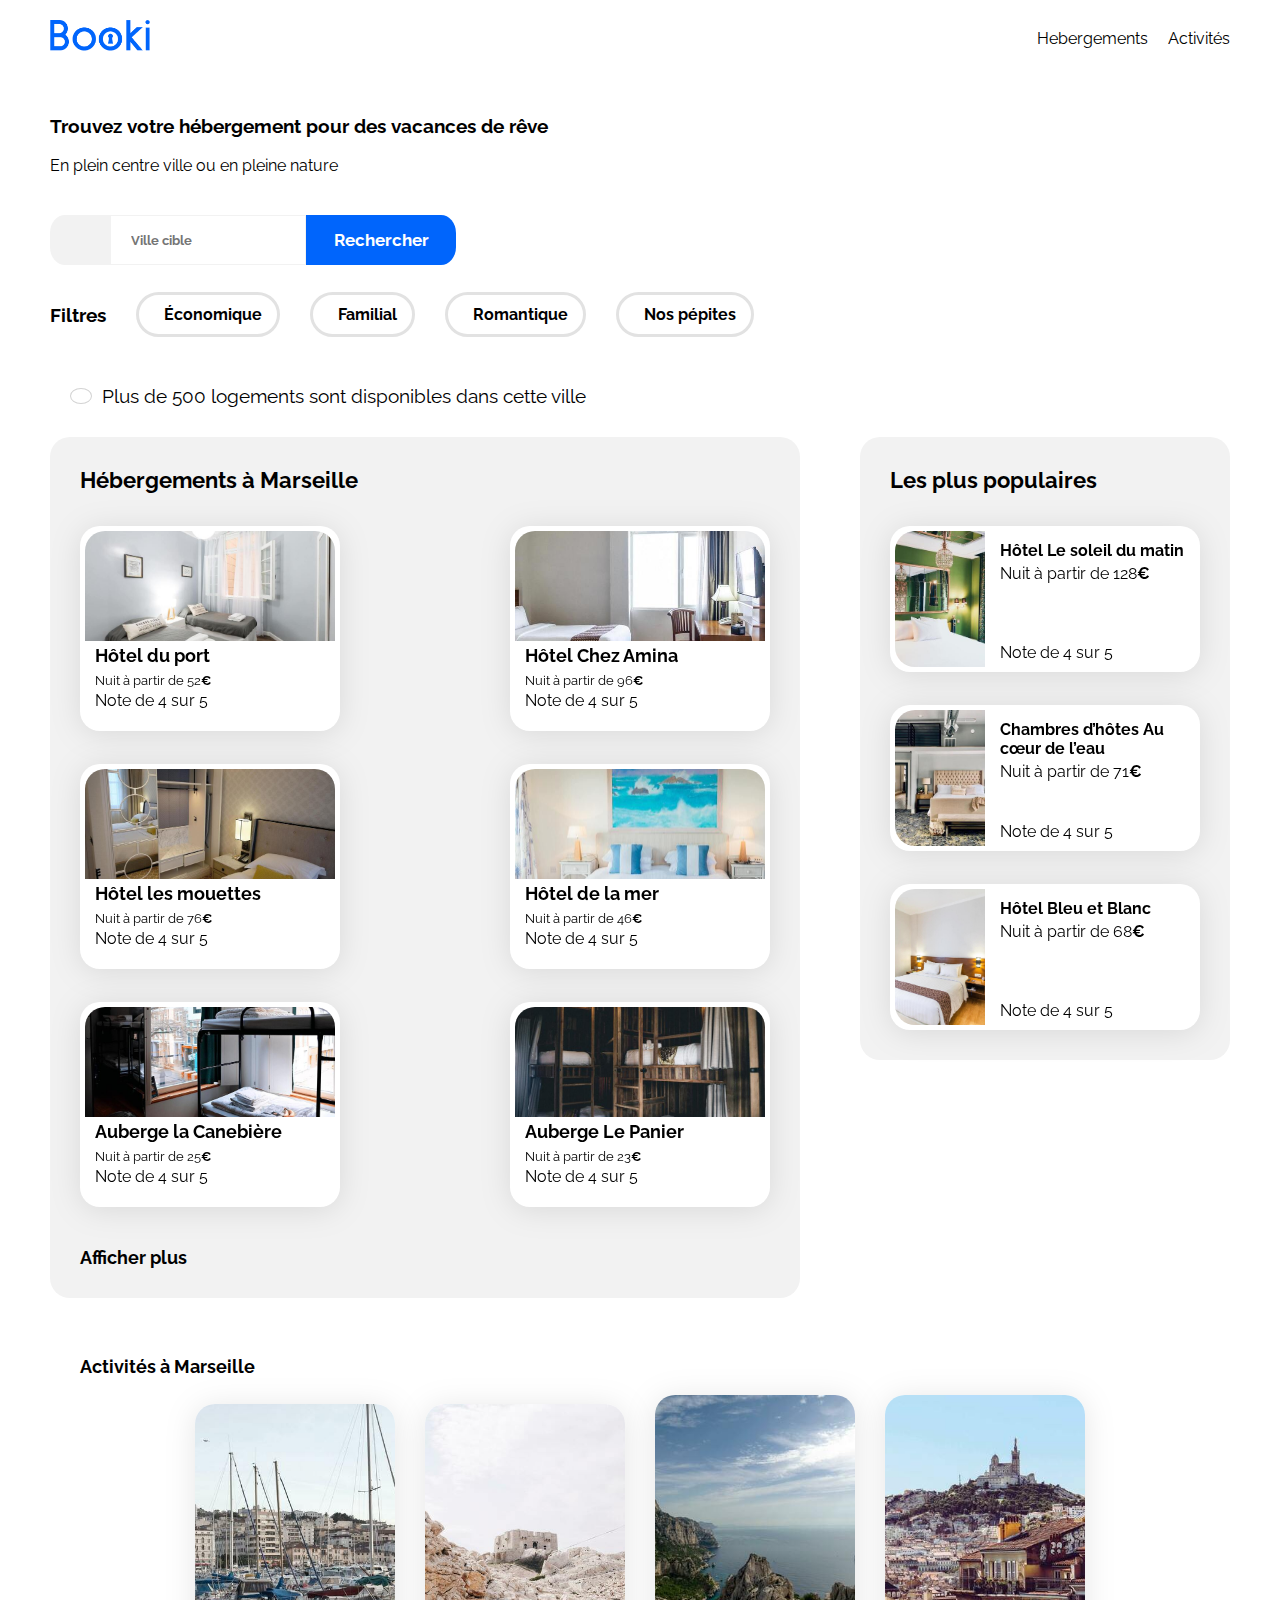
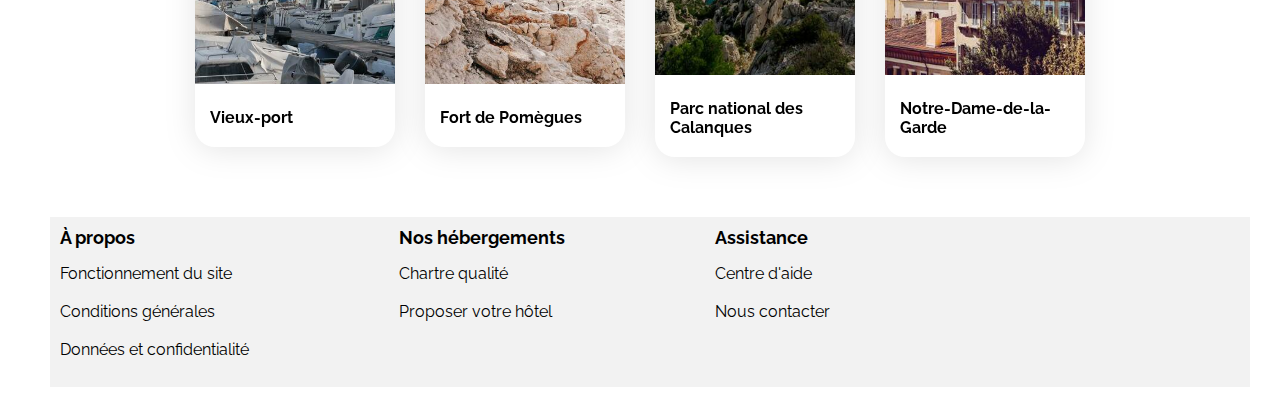
<file: ALDEGUER_NOAH_1_CODEBOOKI_112024/index.html>
<!DOCTYPE html>
<html lang="fr">

<head>
    <meta charset="UTF-8">
    <meta name="viewport" content="width=device-width, initial-scale=1.0">
    <title>Booki</title>
    <link rel="preconnect" href="https://fonts.googleapis.com">
    <link rel="preconnect" href="https://fonts.gstatic.com" crossorigin>
    <link href="https://fonts.googleapis.com/css2?family=Raleway:wght@400;500;700&display=swap" rel="stylesheet">
    <link rel="stylesheet" href="https://cdnjs.cloudflare.com/ajax/libs/font-awesome/6.2.1/css/all.min.css"
        integrity="sha512-MV7K8+y+gLIBoVD59lQIYicR65iaqukzvf/nwasF0nqhPay5w/9lJmVM2hMDcnK1OnMGCdVK+iQrJ7lzPJQd1w=="
        crossorigin="anonymous" referrerpolicy="no-referrer" />
    <link rel="stylesheet" href="./css/style.css">
</head>

<body>
    <div class="main-container">
        <header>
            <div><img src="./images/logo/Booki.png" alt="booki logo" class="logo-header"></div>
            <nav>
                <ul>
                    <li class="li-hebergement">Hebergements</li>
                    <li class="li-activite">Activités</li>
                </ul>
            </nav>
        </header>
        <main>
            <div class="titre-head">
                <h3>Trouvez votre hébergement pour des vacances de rêve</h3>
                <p>En plein centre ville ou en pleine nature</p>
            </div>
            <form class="barre-recherche" method="get">
                <div class="background-location"><i class="fa-solid fa-location-dot"></i></div>
                <input type="text" name="ville_recherche" id="ville_recherche" placeholder="Ville cible">
                <div class="bouton-recherche"><span class="BR">Rechercher</span>
                    <div class="iconeloupe"><i class="fa-solid fa-magnifying-glass"></i></div>
                </div>

            </form>
            <div class="partiefiltre">
                <h3 class="titrefiltre">Filtres</h3>
                <div class="Filtres 1"> <i class="fa-solid fa-money-bill-wave"></i> Économique</div>
                <div class="Filtres 2"><i class="fa-solid fa-person"></i>Familial</div>
                <div class="Filtres 3"><i class="fa-solid fa-heart"></i>Romantique</div>
                <div class="Filtres 4"><i class="fa-solid fa-fire"></i>Nos pépites</div>
            </div>

            <div class="texteinfo">
                <i class="fa-solid fa-info"></i>
                <p>Plus de 500 logements sont disponibles dans cette ville</p>
            </div>
            
            <div class="hebergements-and-populaires">
                <section class="hebergements">
                    <div class="hebergements-marseille-title">
                        <h2 class="section-title">Hébergements à Marseille</h2>
                    </div>
                    <div class="hebergements-cards">
                        <div class="colonne-1">
                            <a href="#">
                                <article class="Hcard">
                                    <img src="./images/hebergements/fred-kleber.jpg" alt="Image de la chambre d'hôtel montrant un lit">
                                    <div class="card-content">
                                        <div class="card-txt">
                                            <h3 class="card-title-h">Hôtel du port</h3>
                                            <p class="card-subtitle-h">Nuit à partir de 52<span class="euro">€</span></p>
                                        </div>
                                        <div class="card-rating">
                                            <i class="fa-xs fa-solid fa-star" aria-hidden="true"></i>
                                            <i class="fa-xs fa-solid fa-star" aria-hidden="true"></i>
                                            <i class="fa-xs fa-solid fa-star" aria-hidden="true"></i>
                                            <i class="fa-xs fa-solid fa-star" aria-hidden="true"></i>
                                            <i class="fa-xs fa-solid fa-star neutral-star" aria-hidden="true"></i>
                                            <span class="sr-only">Note de 4 sur 5</span>
                                        </div>
                                    </div>
                                </article>
                            </a>
                            <a href="#">
                                <article class="Hcard">
                                    <img src="./images/hebergements/febrian-zakaria.jpg" alt="Image de la chambre d'hôtel montrant un lit">
                                    <div class="card-content">
                                        <div class="card-txt">
                                            <h3 class="card-title-h">Hôtel Chez Amina</h3>
                                            <p class="card-subtitle-h">Nuit à partir de 96<span class="euro">€</span></p>
                                        </div>
                                        <div class="card-rating">
                                            <i class="fa-xs fa-solid fa-star" aria-hidden="true"></i>
                                            <i class="fa-xs fa-solid fa-star" aria-hidden="true"></i>
                                            <i class="fa-xs fa-solid fa-star" aria-hidden="true"></i>
                                            <i class="fa-xs fa-solid fa-star" aria-hidden="true"></i>
                                            <i class="fa-xs fa-solid fa-star neutral-star" aria-hidden="true"></i>
                                            <span class="sr-only">Note de 4 sur 5</span>
                                        </div>
                                    </div>
                                </article>
                            </a>
                            <a href="#">
                                <article class="Hcard">
                                    <img src="./images/hebergements/reisetopia.jpg" alt="Image de la chambre d'hôtel montrant un lit">
                                    <div class="card-content">
                                        <div class="card-txt">
                                            <h3 class="card-title-h">Hôtel les mouettes</h3>
                                            <p class="card-subtitle-h">Nuit à partir de 76<span class="euro">€</span></p>
                                        </div>
                                        <div class="card-rating">
                                            <i class="fa-xs fa-solid fa-star" aria-hidden="true"></i>
                                            <i class="fa-xs fa-solid fa-star" aria-hidden="true"></i>
                                            <i class="fa-xs fa-solid fa-star" aria-hidden="true"></i>
                                            <i class="fa-xs fa-solid fa-star" aria-hidden="true"></i>
                                            <i class="fa-xs fa-solid fa-star neutral-star" aria-hidden="true"></i>
                                            <span class="sr-only">Note de 4 sur 5</span>
                                        </div>
                                    </div>
                                </article>
                            </a>
                            <a href="#">
                                <article class="Hcard">
                                    <img src="./images/hebergements/annie-spratt.jpg" alt="Image de la chambre d'hôtel montrant un lit">
                                    <div class="card-content">
                                        <div class="card-txt">
                                            <h3 class="card-title-h">Hôtel de la mer</h3>
                                            <p class="card-subtitle-h">Nuit à partir de 46<span class="euro">€</span></p>
                                        </div>
                                        <div class="card-rating">
                                            <i class="fa-xs fa-solid fa-star" aria-hidden="true"></i>
                                            <i class="fa-xs fa-solid fa-star" aria-hidden="true"></i>
                                            <i class="fa-xs fa-solid fa-star" aria-hidden="true"></i>
                                            <i class="fa-xs fa-solid fa-star" aria-hidden="true"></i>
                                            <i class="fa-xs fa-solid fa-star neutral-star" aria-hidden="true"></i>
                                            <span class="sr-only">Note de 4 sur 5</span>
                                        </div>
                                    </div>
                                </article>
                            </a>
                            <a href="#">
                                <article class="Hcard">
                                    <img src="./images/hebergements/marcus-loke.jpg" alt="Image de la chambre d'hôtel montrant un lit">
                                    <div class="card-content">
                                        <div class="card-txt">
                                            <h3 class="card-title-h">Auberge la Canebière</h3>
                                            <p class="card-subtitle-h">Nuit à partir de 25<span class="euro">€</span></p>
                                        </div>
                                        <div class="card-rating">
                                            <i class="fa-xs fa-solid fa-star" aria-hidden="true"></i>
                                            <i class="fa-xs fa-solid fa-star" aria-hidden="true"></i>
                                            <i class="fa-xs fa-solid fa-star" aria-hidden="true"></i>
                                            <i class="fa-xs fa-solid fa-star" aria-hidden="true"></i>
                                            <i class="fa-xs fa-solid fa-star neutral-star" aria-hidden="true"></i>
                                            <span class="sr-only">Note de 4 sur 5</span>
                                        </div>
                                    </div>
                                </article>
                            </a>
                            <a href="#">
                                <article class="Hcard">
                                    <img src="./images/hebergements/nicate-lee.jpg" alt="Image de la chambre d'hôtel montrant un lit">
                                    <div class="card-content">
                                        <div class="card-txt">
                                            <h3 class="card-title-h">Auberge Le Panier</h3>
                                            <p class="card-subtitle-h">Nuit à partir de 23<span class="euro">€</span></p>
                                        </div>
                                        <div class="card-rating">
                                            <i class="fa-xs fa-solid fa-star" aria-hidden="true"></i>
                                            <i class="fa-xs fa-solid fa-star" aria-hidden="true"></i>
                                            <i class="fa-xs fa-solid fa-star" aria-hidden="true"></i>
                                            <i class="fa-xs fa-solid fa-star" aria-hidden="true"></i>
                                            <i class="fa-xs fa-solid fa-star neutral-star" aria-hidden="true"></i>
                                            <span class="sr-only">Note de 4 sur 5</span>
                                        </div>
                                    </div>
                                </article>
                            </a>
                        </div>
                    </div>
                    
                <h3 class="card-title-h">Afficher plus</h3>
                </section>
                <section class="populaires">
                    <div class="populaires-title">
                        <h2 class="section-title">Les plus populaires</h2>
                        <i class="fa-solid fa-chart-line" aria-hidden="true"></i>
                    </div>
                    <div class="populaires-cards">
                        <a href="#">
                            <article class="card">
                                <img src="./images/hebergements/emile-guillemot.jpg" alt="Image de la chambre d'hôtel montrant un lit">
                                <div class="card-content">
                                    <div class="card-txt">
                                        <h3 class="card-title">Hôtel Le soleil du matin</h3>
                                        <p class="card-subtitle">Nuit à partir de 128<span class="euro">€</span></p>
                                    </div>
                                    <div class="card-rating">
                                        <i class="fa-xs fa-solid fa-star" aria-hidden="true"></i>
                                        <i class="fa-xs fa-solid fa-star" aria-hidden="true"></i>
                                        <i class="fa-xs fa-solid fa-star" aria-hidden="true"></i>
                                        <i class="fa-xs fa-solid fa-star" aria-hidden="true"></i>
                                        <i class="fa-xs fa-solid fa-star neutral-star" aria-hidden="true"></i>
                                        <span class="sr-only">Note de 4 sur 5</span>
                                    </div>
                                </div>
                            </article>
                        </a>
                        <a href="#">
                            <article class="card">
                                <img src="./images/hebergements/aw-creative.jpg" alt="Image de la chambre d'hôtel montrant un lit">
                                <div class="card-content">
                                    <div class="card-txt">
                                        <h3 class="card-title">Chambres d’hôtes Au cœur de l’eau</h3>
                                        <p class="card-subtitle">Nuit à partir de 71<span class="euro">€</span></p>
                                    </div>
                                    <div class="card-rating">
                                        <i class="fa-xs fa-solid fa-star" aria-hidden="true"></i>
                                        <i class="fa-xs fa-solid fa-star" aria-hidden="true"></i>
                                        <i class="fa-xs fa-solid fa-star" aria-hidden="true"></i>
                                        <i class="fa-xs fa-solid fa-star" aria-hidden="true"></i>
                                        <i class="fa-xs fa-solid fa-star neutral-star" aria-hidden="true"></i>
                                        <span class="sr-only">Note de 4 sur 5</span>
                                    </div>
                                </div>
                            </article>
                        </a>
                        <a href="#">
                            <article class="card">
                                <img src="./images/hebergements/febrian-zakaria2.jpg" alt="Image de la chambre d'hôtel montrant un lit">
                                <div class="card-content">
                                    <div class="card-txt">
                                        <h3 class="card-title">Hôtel Bleu et Blanc</h3>
                                        <p class="card-subtitle">Nuit à partir de 68<span class="euro">€</span></p>
                                    </div>
                                    <div class="card-rating">
                                        <i class="fa-xs fa-solid fa-star" aria-hidden="true"></i>
                                        <i class="fa-xs fa-solid fa-star" aria-hidden="true"></i>
                                        <i class="fa-xs fa-solid fa-star" aria-hidden="true"></i>
                                        <i class="fa-xs fa-solid fa-star" aria-hidden="true"></i>
                                        <i class="fa-xs fa-solid fa-star neutral-star" aria-hidden="true"></i>
                                        <span class="sr-only">Note de 4 sur 5</span>
                                    </div>
                                </div>
                            </article>
                        </a>
                    </div>
                </section>
            </div>
            
            <h3 class="card-title-A">Activités à Marseille</h3>
            <div class="activites-marseille">
                <!-- <div class="actrow"> -->
                    <a href="#">
                        <article class="actcard">
                            <img src="./images/activites/reno-laithienne.jpg" alt="Image de la chambre d'hôtel montrant un lit">
                                <h4 class="acth4"> Vieux-port</h4>
                        </article>
                    </a>
                    <a href="#">
                        <article class="actcard">
                            <img src="./images/activites/paul-hermann.jpg" alt="Image d'un fort sur le sommet d'une falaise'">
                                <h4 class="acth4">Fort de Pomègues</h4>
                        </article>
                    </a>
                    <a href="#">
                        <article class="actcard">
                            <img src="./images/activites/kilyan-sockalingum.jpg" alt="Image d'une vue sur l'eau">
                                <h4 class="acth4">Parc national des Calanques</h4>
                        </article>
                    </a>
                    <a href="#">
                        <article class="actcard">
                            <img src="./images/activites/florian-wehde.jpg" alt="Image d'une vue globale sur un village'">
                                <h4 class="acth4">Notre-Dame-de-la-Garde</h4>
                        </article>
                    </a>
                    
                <!-- </div> -->
            </div>
        </main>
        <footer>
            <div class="colonneF-1">
                <h3 class="card-title-h">À propos</h3>
                <p>Fonctionnement du site<br> <br>Conditions générales <br><br> Données et confidentialité</p>
            </div>
            <div class="colonneF-2">
                <h3 class="card-title-h">Nos hébergements</h3>
                <p>Chartre qualité<br> <br>Proposer votre hôtel</p>
            </div>
            <div class="colonneF-3">
                <h3 class="card-title-h">Assistance</h3>
                <p>Centre d'aide<br> <br>Nous contacter</p>
            </div>
        </footer>
    </div>
</body>
</html>
</file>
<file: ALDEGUER_NOAH_1_CODEBOOKI_112024/css/style.css>
/****** General ***********/
* {
    font-family: 'Raleway', sans-serif;
}

#crx-root {
    display: none !important;
}

.titre-head {
    margin-bottom: 40px;
}



/* ---- FILTRE ----- */
.partiefiltre {
    display: flex;
    flex-direction: row;
    gap: 30px;
    height: fit-content;
    width: fit-content;
    align-items: center;
    margin-bottom: 40px;
}

.Filtres {
    display: flex;
    padding: 10px 15px 10px 15px;
    flex-direction: row;
    justify-content: center;
    border: 3px solid #e2e2e2;
    border-top-left-radius: 40px 40px;
    border-top-right-radius: 40px 40px;
    border-bottom-left-radius: 40px 40px;
    border-bottom-right-radius: 40px 40px;
    gap: 10px;
    font-weight: bold;
    width: fit-content;
}
.Filtres:hover {
    background-color: #c7ddff;
}

.texteinfo {
    display: flex;
    flex-direction: row;
    justify-content: center;
    align-items: center;
    margin-left: 20px;
    margin-right: 20px;
    margin-bottom: 30px;
    width: fit-content;
    column-gap: 10px;
}

.texteinfo p {
    font-size: 19px;
    margin: 0;
}

.texteinfo i {
    font-size: 12px;
    border: 1px solid lightgrey;
    border-radius: 100%;
    padding-top: 7px;
    padding-bottom: 7px;
    padding-left: 10px;
    padding-right: 10px;
}

/* ----- BARRE RECHERCHE ----- */

.fa-location-dot {
    font-size: 20px; 
    color: black !important;
}

input {
    border: 1px solid #F2F2F2;
    font-weight: bold;
    padding-left: 20px;
    outline: none;
}

.BR {
    color: white;
    font-weight: bold;
    font-size: 17px;
    margin: auto;
}

.barre-recherche {
    display: flex;
    justify-content: left;
    flex-direction: row;
    margin-bottom: 20px;
    height: 50px;
    font-weight: bold;
    border-color: #F2F2F2
}

.background-location {
    position: relative;
    display: flex;
    flex-direction: row;
    justify-content: center;
    align-items: center;
    border-top-left-radius: 15px 18px;
    border-bottom-left-radius: 15px 18px;
    background-color: #F2F2F2;
    width: 60px;
    height: 100%;
}

.bouton-recherche {
    display: flex;
    justify-content: center;
    width: 150px;
    border-top-right-radius: 15px 18px;
    border-bottom-right-radius: 15px 18px;
    background-color: var(--main-color);
}


.iconeloupe .fa-solid {
    color: White !important;
    font-size: 20px;
    display: none;
}

.logo-header {
    width: 100px;
    margin-top: 20px;
    margin-bottom: 20px;
}

header {
    display: flex;
    height: fit-content;
    width: 100%;
    flex-direction: row;
    justify-content: space-between;
    margin-bottom: 40px;
}

nav ul li {
    position: relative;
    display: flex;
    border-top: 1px solid transparent;
    align-items: center;
    justify-content: center;
    height: 100%;
    
}


.li-activite {
    width: fit-content;
}
.li-hebergement {
    width: fit-content;
}

nav ul li:hover {
    color: var(--main-color);
    border-top: 2px solid;

}

nav ul {
    width: fit-content;
    list-style-type: none; 
    display: flex;
    flex-direction: row;
    justify-content: space-around;
    align-items: center;
    gap: 20px;
    padding-inline-start: 0px;
    height: 100%;
    margin-block-start: 0;
    margin-block-end: 0;
}

nav {
    width: 100%;
    display: flex;
    flex-direction: row;
    justify-content: flex-end;
}

:root {
    --main-color: #0065FC;
    --main-bg-color: #F2F2F2;
    --filter-bg-color: #DEEBFF;
}

.fa-solid {
    color: var(--main-color);
}

body {
    display: flex;
    justify-content: center;
    align-items: center;
    margin-left: 50px;
    margin-right: 50px;
    margin-top: 0px;
    margin-top: 0px;
}

.main-container {
    width: 100%;
    max-width: 1440px;
    box-sizing: border-box;
}

a {
    color: inherit;
    text-decoration: none;
}

.section-title {
    margin: 0;
    font-size: 22px;
}

.card {
    background-color: white;
    border-radius: 20px;
    padding: 5px;
    filter: drop-shadow(0px 3px 15px rgba(0, 0, 0, 0.1));
}

.Hcard {
    background-color: white;
    border-radius: 20px;
    padding: 5px;
    margin-top: 33px;
    width: 250px;
    height: 195px;
    filter: drop-shadow(0px 3px 15px rgba(0, 0, 0, 0.1));
}

.card img {
    object-fit: cover;
}

.card-txt {
    display: flex;
    flex-direction: column;
}

.card-title {
    font-size: 16px;
}

.euro {
    font-weight: 700;
}

.neutral-star {
    color: var(--main-bg-color)
}

/****** Hebergements And Populaires ***********/

.card-title-h {
    font-size: 18px;
    margin-bottom: 0px;
    margin-top: 0;
}

.card-subtitle-h {
    margin-top: 7px;
    margin-bottom: 3px;
    font-size: 13px;
}
.hebergements-and-populaires {
    display: flex;
    justify-content:space-between;
    gap: 20px;
}

.hebergements-and-populaires section {
    background-color: var(--main-bg-color);
    border-radius: 20px;
    padding: 30px;
    margin-bottom: 40px;
    box-sizing: border-box;
    height: fit-content;
}

/****** Hebergements ***********/
.hebergements {
    width: 65%;
    height: fit-content;
    margin-right: 40px;
}
.hebergements-marseille-title {
    display: flex;
    align-items: center;
}
.hebergements-cards img {
    width: 100%;
    height: 110px;
    border-top-left-radius: 20px;
    border-top-right-radius: 20px;
    object-fit: cover;
}


.hebergements-cards .card-content {
    width: 200px;
    padding-left: 10px;
    display: flex;
    flex-direction: column;
    justify-content: space-between;
    box-sizing: border-box;
}


.colonne-1 {
    display: flex;
    flex-direction: row;
    flex-wrap: wrap;
    justify-content: space-between;
    align-content: space-between;
    column-gap: 20px;
    margin-bottom: 40px;
}
/****** Populaires ***********/
.populaires {
    width: 32%;
}


.populaires-title {
    display: flex;
    justify-content: space-between;
    align-items: center;
}

.populaires-cards .card {
    display: flex;
    margin-top: 33px;
}

.populaires-cards img {
    width:  30%;
    height: 136px;
    border-top-left-radius: 20px;
    border-bottom-left-radius: 20px;
    object-fit: cover;
}


.populaires-cards .card-content {
    width: 67%;
    padding-left: 15px;
    display: flex;
    flex-direction: column;
    justify-content: space-between;
    box-sizing: border-box;
}

.populaires-cards .card-title {
    margin-top: 10px;
    margin-bottom: 4px;
}

.populaires-cards .card-subtitle {
    margin: 0;
}

.populaires-cards .card-rating {
    margin-bottom: 5px;
}

/*****Activité à marseile *****/

.card-title-A {
    font-size: 18px;
    margin-left: 30px
}
 

.actcard {
    background-color: white;
    border-radius: 20px;
    margin-bottom: 20px;
    width: 310px;
    height: fit-content;
    filter: drop-shadow(0px 3px 15px rgba(0, 0, 0, 0.1));
}
.acth4 {
    padding-left: 15px;
    margin: 0px;
    padding-bottom: 20px;
    padding-top: 20px;
}
.actcard img {
    width: 100%;
    height: 385px;
    border-top-left-radius: 20px;
    border-top-right-radius: 20px;
    object-fit: cover;
}

.act-card-content {
    width: 200px;
    padding-left: 10px;
    display: flex;
    flex-direction: column;
    justify-content: space-between;
    box-sizing: border-box;
}

.activites-marseille {
    width: 100%;
    margin-bottom: 40px;
    display: flex;
    flex-direction: row;
    flex-wrap: wrap;
    justify-content: center;
    gap: 35px;
}

/****** footer ***********/

footer {
    background-color: var(--main-bg-color);
    width: 100%;
    height: 150px;
    display: flex;
    justify-content: left;
    flex-direction: row;
    gap: 350px;
    padding: 10px;
}

.colonneF {
    width: 100%;
    height: 300px;
    margin-left: 10px;
    display: flex;
    justify-content: left;
    flex-direction: column;  
}




/* Le code ci-dessous correspond à la version responsive uniquement */

/****** Media queries ***********/

/* normal desktop (petit écran de pc etc... less/equal than */
@media (max-width: 1450px) {

    .activites-marseille {
        flex-direction: row;
        align-items: center;
        gap: 30px;
        width: 100%;
        flex-wrap: nowrap;
    }

    .actcard {
        width: 200px;
    }
    .actcard img {
        height: 280px;
    }

    footer {
        gap: 150px;
    }
}



/* Medium devices (tablets, less/equal than 1024px) */
@media (max-width: 1024px) {

    body {
        width: 100%;
        margin-right: 20px;
        margin-bottom: 0;
        margin-left: 30px;

    }

    .hebergements-cards {
        width: 100%;
    }
    .hebergements-and-populaires {
        flex-direction: column;
        gap: 0px;
        width: 100%;
    }

    .hebergements {
        width: 100%;
        margin-right: 0;
    }

    .colonne-1 {
        justify-content:space-between;
        column-gap: 10px;
    }

    .populaires {
        width: 100%;
        margin-top: 50px;
    }

    .populaires-cards {
        display: flex;
        flex-direction: row;
        justify-content: space-between;
    }

    .populaires-cards a {
        width: 30%;
    }

    .populaires-cards .card-title {
        font-size: 14px;
    }

    .populaires-cards .card-subtitle {
        font-size: 13px;
    }

    .partiefiltre {
        width:  fit-content;
        display: grid;
        grid-template-columns: 180px 180px 180px 180px;
        grid-template-rows: 30px 80px;
        margin-left: 20px;
        gap: 0;
        font-size: 18px;
    }

    .Filtres {
        width: 110px;
        height: 20px;
        align-items: center;
        font-size:small;

    }

    .titrefiltre {
        grid-column-start: 1;
        grid-column-end: 5;
    }

    .activites-marseille {
        flex-direction: row;
        align-items: center;
        justify-content: space-around;
        gap: 25px;
        width: 100%;
        flex-wrap: nowrap;
    }

    .Hcard {
        width: 210px;
        height: fit-content;
    }

    .actcard {
        width: 160px;
    }
    .actcard img {
        height: 180px;
    }

    .acth4 {
        padding-right: 15px;
        font-size: 13px;
    }

    footer {
        width: 100%;
        height: fit-content;
        column-gap: 100px;
        padding: 20px;
    }

    footer .card-title-h {
        font-size: 15px;
    }
    footer p {
        font-size: 13px;
    }
}

/* Small devices (phones, less than 768px) */
@media (max-width: 767.98px) {


    .section-title {
        font-size: 24px;
    }
    body {
        margin-left: 0;
        margin-right: 0;
    }
    main {
        width: 100%;
    }

    .titre-head {
        margin-left: 20px;
        margin-right: 25px;
        font-size: 22px;
    }

    .titre-head h3 {
        margin-bottom: 10px;
    }

    .titre-head p {
        font-size: 19px;
        margin:  0;
    }

    .texteinfo {
        margin-bottom: 0;
    }
    nav {
        width: 100%;
        margin-bottom: 10px;
        justify-content:center;
    }

    nav ul li {
        height: 60px;
        font-size: 20px;
        border-bottom: 2px solid;
        border-color: lightgray;
        border-top: none;


    }

    nav ul li:hover {
        border-top: none;
        border-bottom: 2px solid;
    }

    nav ul {
        display: flex;
        width: 100%;
        column-gap: 0;

    }

    .li-activite {
        width: 50%;
    }

    .li-hebergement {
        width: 50%;
    }

    header {
        flex-direction: column;
        align-items:center;
        margin: 0px;
    }

    .logo-header {
        width: 80px;
    }

    .barre-recherche {
        justify-content: center;
        width: 100%;
        margin-bottom: 30px;
        height: 60px;
    }

    .iconeloupe .fa-solid {
        display: flex;
    }

    .bouton-recherche {
        position: relative;
        display: flex;
        justify-content: center;
        align-items: center;
        width: 60px;
        border-top-right-radius: 15px 18px;
        border-bottom-right-radius: 15px 18px;
        border-bottom-left-radius: 15px 18px;
        border-top-left-radius: 15px 18px;
        box-shadow: 0px 4px 8px rgba(0, 0, 0, 0.5); /* Ombre appliquée */
    }

    

    .BR {
        display: none;
    }

    input {
        width: 250px;
        font-size: 20px;
    }

    .hebergements-and-populaires section {
        width: 100%;
        background-color: white;
        border-radius: 0;
    }


    .partiefiltre {
        width:  fit-content;
        display: grid;
        grid-template-columns: 200px 200px;
        grid-template-rows: 30px 80px 80px;
        margin-left: 20px;
        gap: 0;
        font-size: 18px;
    }

    .Filtres {
        width: 150px;
        height: 30px;
        align-items: center;
        font-size: 18px;

    }

    .titrefiltre {
        grid-column-start: 1;
        grid-column-end: 3;
    }
    .hebergements-and-populaires {
        width: 100%;
        justify-content: center;
        flex-direction: column-reverse;
        row-gap: 0;
    }

    .hebergements {
        width: 100%;
        height: fit-content;
        justify-content: center;
        align-items: center;
    }

    
    .colonne-1 {
        justify-content: center;
    } 

    .Hcard {
        width: 360px;
        height: fit-content
    }

    .card-subtitle-h {
        font-size: 17px;
    }

    .card-title-h {
        font-size: 19px;
    }

    .hebergements-cards img {
        height: 150px;
    }
    .populaires {
        width: 100%;
        margin-top: 50px;
        margin-left: 0px;
        background-color: var(--main-bg-color)!important;
    }

    .populaires-cards {
        display: flex;
        flex-direction: column;
        justify-content: space-between;
        width: 100%;
    }

    .card {
        width: 100%;
    }

    .populaires-cards img {
        width: 33%;
    }

    .populaires-cards a {
        width: 100%;
    }

    .populaires-cards .card-title {
        font-size: 19px;
    }

    .populaires-cards .card-subtitle {
        font-size: 17px;
    }
    /* ... */

    .card-title-A {
        font-size: 20px;
        margin-bottom: 40px;
    }

    .acth4 {
        font-size: 19px;
    }

    .activites-marseille {
        flex-direction: column;
        align-items: center;
        gap: 20px;
    }

    .actcard {
        width: 380px;
    }
    .actcard img {
        height: 150px;
    }

    footer {
        display: flex;
        justify-content: left;
        flex-direction: column;
        gap: 0px;
        height: fit-content;
        width: 100%;
        padding: 0 ;
    }
    footer .card-title-h {
        font-size: 19px;
        
        padding-left: 20px;
    }
    footer p {
        font-size: 16px;
        padding-left: 20px;
    }
    .colonneF-1, .colonneF-2, .colonneF-3 {
        padding: 30px;
    }
}
</file>
